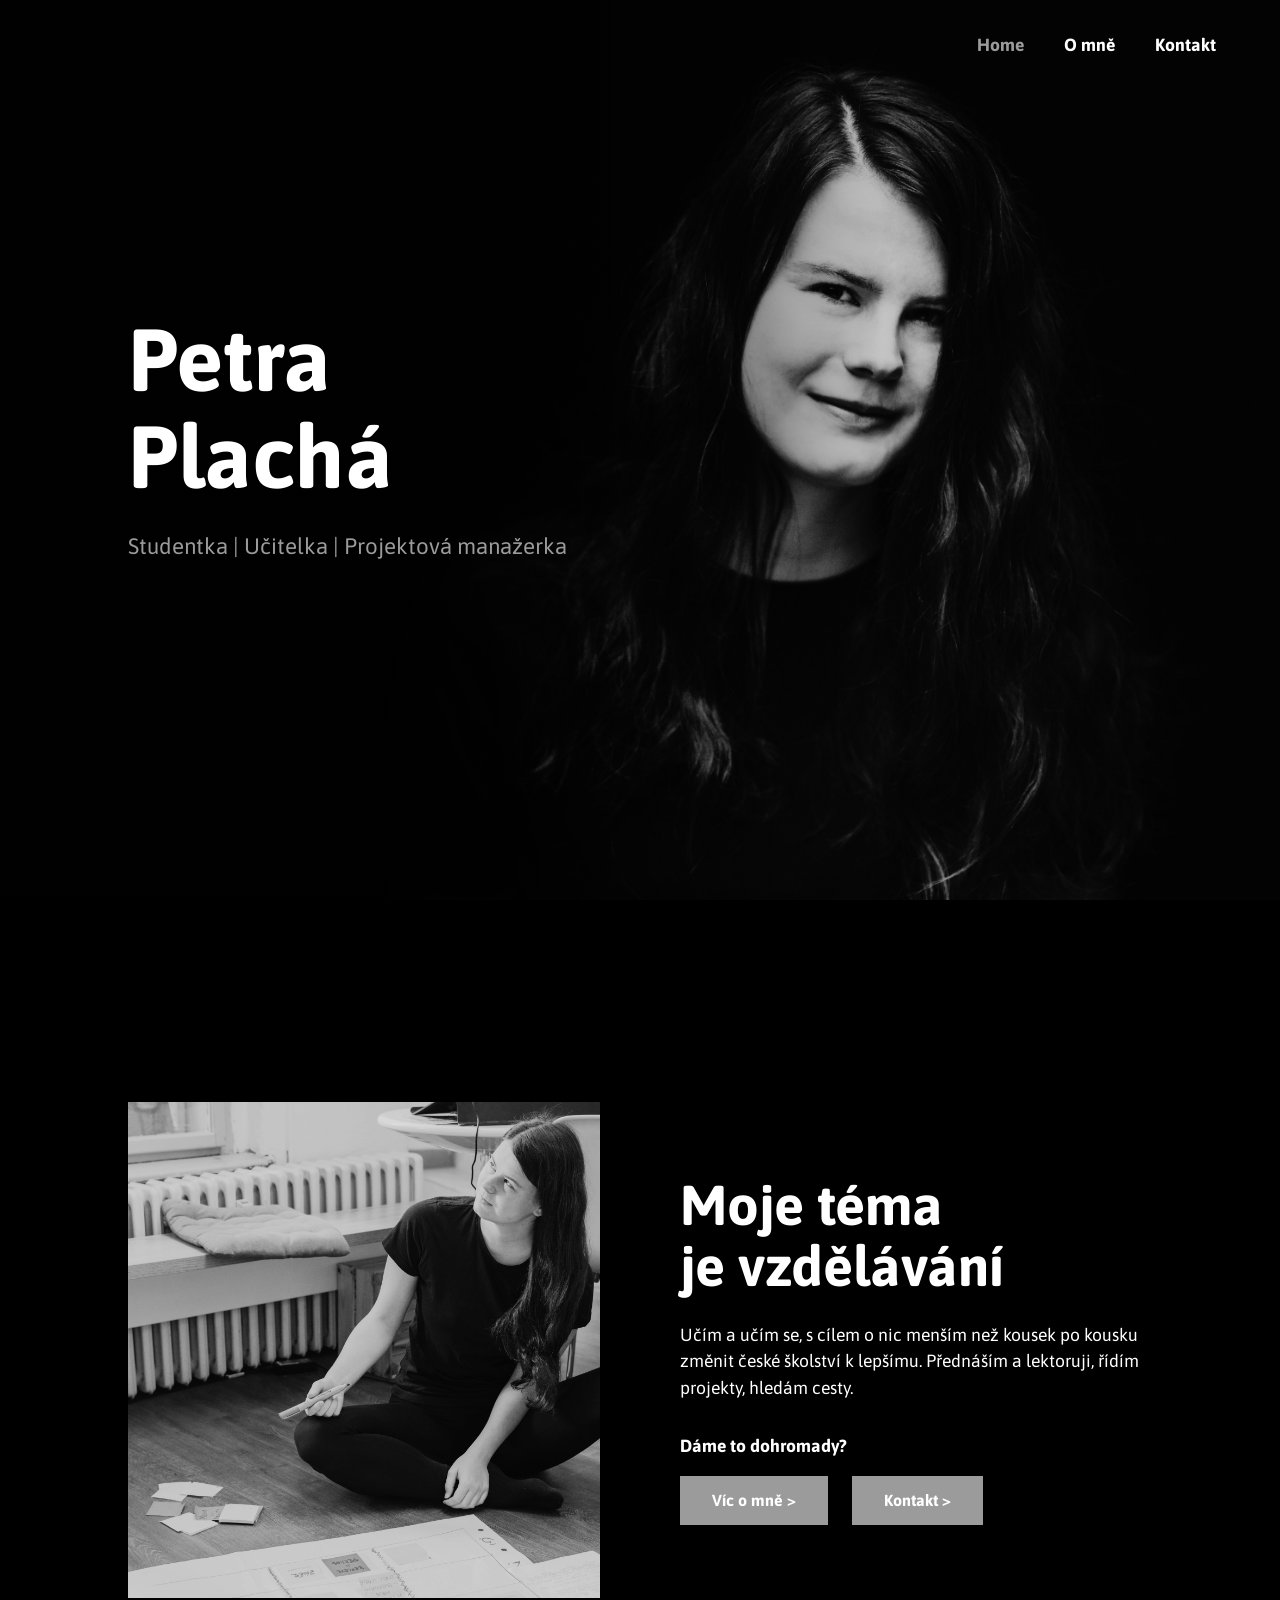
<file: index.html>
<!DOCTYPE html>
<html lang="cs">
<head>
    <meta charset="UTF-8">
    <meta name="viewport" content="width=device-width, initial-scale=1.0">
    <title>Petra Plachá - Home</title>
    <link rel="preconnect" href="https://fonts.googleapis.com">
    <link rel="preconnect" href="https://fonts.gstatic.com" crossorigin>
    <link href="https://fonts.googleapis.com/css2?family=Asap:wght@400;700&display=swap" rel="stylesheet">
    <link rel="stylesheet" href="style.css">
</head>
<body>

    <header>
        <nav>
            <ul>
                <li><a href="index.html" class="active">Home</a></li>
                <li><a href="o-mne.html">O mně</a></li>
                <li><a href="kontakt.html">Kontakt</a></li>
            </ul>
        </nav>
    </header>

    <section class="hero">
        <div class="hero-content">
            <h1>Petra<br>Plachá</h1>
            <p class="subtitle">Studentka | Učitelka | Projektová manažerka</p>
        </div>
    </section>

    <section class="about-preview">
        <div class="about-image">
            <img src="img/home.jpg" alt="Petra Plachá s papíry">
        </div>
        <div class="about-text">
            <h2>Moje téma<br>je vzdělávání</h2>
            <p>Učím a učím se, s cílem o nic menším než kousek po kousku změnit české školství k lepšímu. Přednáším a lektoruji, řídím projekty, hledám cesty.</p>
            
            <p class="cta-text">Dáme to dohromady?</p>
            <div class="buttons">
                <a href="o-mne.html" class="btn">Víc o mně &gt;</a>
                <a href="kontakt.html" class="btn">Kontakt &gt;</a>
            </div>
        </div>
    </section>

</body>
</html>
</file>
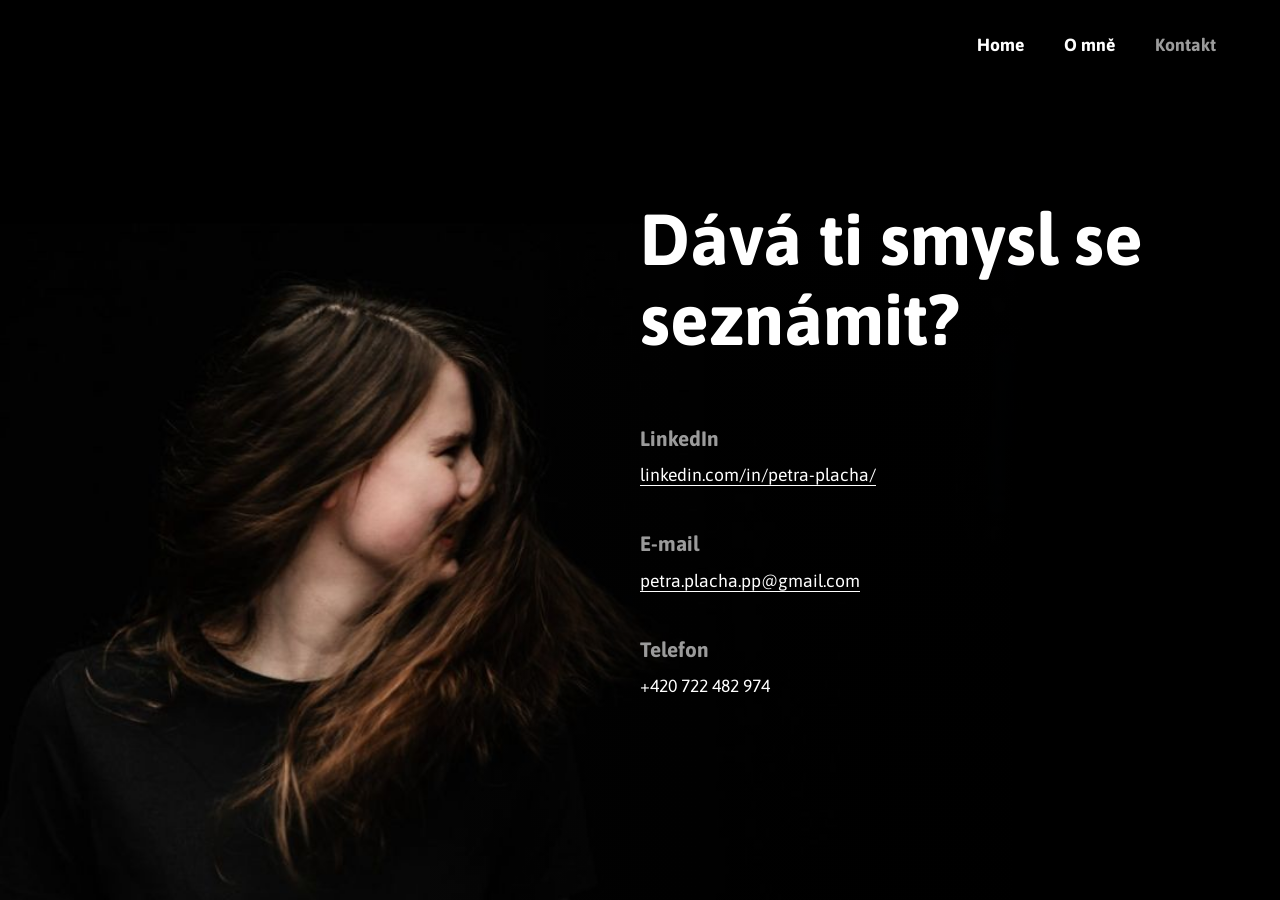
<file: kontakt.html>
<!DOCTYPE html>
<html lang="cs">
<head>
    <meta charset="UTF-8">
    <meta name="viewport" content="width=device-width, initial-scale=1.0">
    <title>Petra Plachá - Kontakt</title>
    <link rel="preconnect" href="https://fonts.googleapis.com">
    <link rel="preconnect" href="https://fonts.gstatic.com" crossorigin>
    <link href="https://fonts.googleapis.com/css2?family=Asap:wght@400;700&display=swap" rel="stylesheet">
    <link rel="stylesheet" href="style.css">
</head>
<body>

    <header>
        <nav>
            <ul>
                <li><a href="index.html">Home</a></li>
                <li><a href="o-mne.html">O mně</a></li>
                <li><a href="kontakt.html" class="active">Kontakt</a></li>
            </ul>
        </nav>
    </header>

    <section class="contact-page-section">
        
        <div class="contact-content">
            <h1 class="contact-heading">Dává ti smysl se seznámit?</h1>
            
            <div class="contact-details">
                <div class="contact-item">
                    <h3>LinkedIn</h3>
                    <a href="https://www.linkedin.com/in/petra-placha/" target="_blank">linkedin.com/in/petra-placha/</a>
                </div>
                
                <div class="contact-item">
                    <h3>E-mail</h3>
                    <a href="mailto:petra.placha.pp@gmail.com">petra.placha.pp@gmail.com</a>
                </div>
                
                <div class="contact-item">
                    <h3>Telefon</h3>
                    <p>+420 722 482 974</p>
                </div>
            </div>
        </div>

    </section>

</body>
</html>
</file>
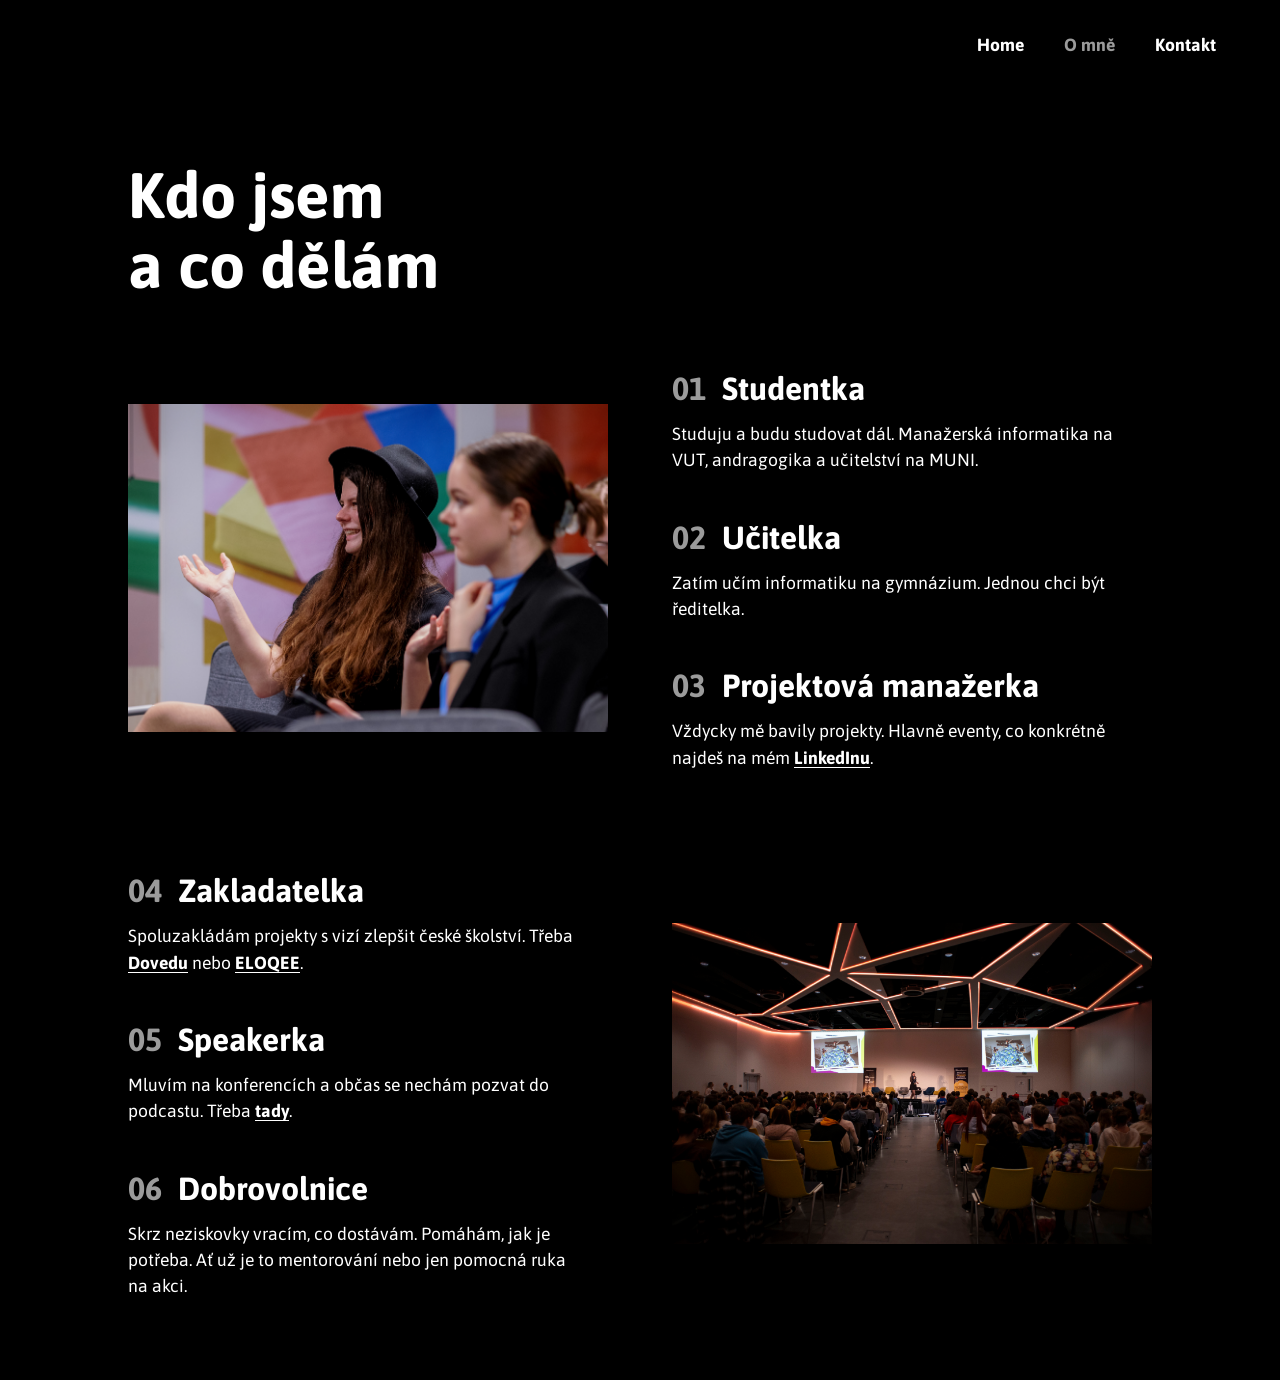
<file: o-mne.html>
<!DOCTYPE html>
<html lang="cs">
<head>
    <meta charset="UTF-8">
    <meta name="viewport" content="width=device-width, initial-scale=1.0">
    <title>Petra Plachá - O mně</title>
    <link rel="preconnect" href="https://fonts.googleapis.com">
    <link rel="preconnect" href="https://fonts.gstatic.com" crossorigin>
    <link href="https://fonts.googleapis.com/css2?family=Asap:wght@400;700&display=swap" rel="stylesheet">
    <link rel="stylesheet" href="style.css">
</head>
<body>

    <header>
        <nav>
            <ul>
                <li><a href="index.html">Home</a></li>
                <li><a href="o-mne.html" class="active">O mně</a></li>
                <li><a href="kontakt.html">Kontakt</a></li>
            </ul>
        </nav>
    </header>

    <section class="about-page-section">
        <div class="about-header">
            <h1>Kdo jsem<br>a co dělám</h1>
        </div>

        <div class="about-grid">
            <div class="about-image-col">
                <img src="img/omne1.jpg" alt="Petra Plachá na pódiu">
            </div>
            <div class="about-text-col">
                <div class="list-item">
                    <h3><span class="num">01</span> Studentka</h3>
                    <p>Studuju a budu studovat dál. Manažerská informatika na VUT, andragogika a učitelství na MUNI.</p>
                </div>
                <div class="list-item">
                    <h3><span class="num">02</span> Učitelka</h3>
                    <p>Zatím učím informatiku na gymnázium. Jednou chci být ředitelka.</p>
                </div>
                <div class="list-item">
                    <h3><span class="num">03</span> Projektová manažerka</h3>
                    <p>Vždycky mě bavily projekty. Hlavně eventy, co konkrétně najdeš na mém <a href="https://www.linkedin.com/in/petra-placha/">LinkedInu</a>.</p>
                </div>
            </div>

            <div class="about-text-col">
                <div class="list-item">
                    <h3><span class="num">04</span> Zakladatelka</h3>
                    <p>Spoluzakládám projekty s vizí zlepšit české školství. Třeba <a href="https://dovedu.org/">Dovedu</a> nebo <a href="https://eloqee.notion.site/eloqee">ELOQEE</a>.</p>
                </div>
                <div class="list-item">
                    <h3><span class="num">05</span> Speakerka</h3>
                    <p>Mluvím na konferencích a občas se nechám pozvat do podcastu. Třeba <a href="https://www.youtube.com/watch?v=Pj2V4Sxz28U">tady</a>.</p>
                </div>
                <div class="list-item">
                    <h3><span class="num">06</span> Dobrovolnice</h3>
                    <p>Skrz neziskovky vracím, co dostávám. Pomáhám, jak je potřeba. Ať už je to mentorování nebo jen pomocná ruka na akci.</p>
                </div>
            </div>
            <div class="about-image-col right-image">
                <img src="img/omne2.jpg" alt="Petra Plachá přednáší">
            </div>
        </div>
    </section>

</body>
</html>
</file>
<file: style.css>
/* --- Základní proměnné a barvy --- */
:root {
    --color-black: #000000;
    --color-white: #ffffff;
    --color-grey: #9b9b9b;
}

/* --- Reset stylů --- */
* {
    margin: 0;
    padding: 0;
    box-sizing: border-box;
}

body {
    font-family: 'Asap', sans-serif;
    background-color: var(--color-black);
    color: var(--color-white);
    line-height: 1.5;
}

/* --- Typografie --- */
h1 {
    font-size: 5.5rem;
    line-height: 1.1;
    font-weight: 700;
    margin-bottom: 1.5rem;
}

h2 {
    font-size: 3.5rem;
    line-height: 1.1;
    font-weight: 700;
    margin-bottom: 1.5rem;
}

.subtitle {
    color: var(--color-grey);
    font-size: 1.4rem;
    font-weight: 400;
}

p {
    font-size: 1.1rem;
    margin-bottom: 1.5rem;
    max-width: 550px;
    color: var(--color-white);
}

/* --- Navigace --- */
header {
    position: absolute;
    top: 0;
    left: 0;
    width: 100%;
    padding: 2rem 4rem;
    z-index: 10;
}

nav ul {
    list-style: none;
    display: flex;
    justify-content: flex-end;
    gap: 2.5rem;
}

nav a {
    color: var(--color-white);
    text-decoration: none;
    font-weight: 700;
    font-size: 1.1rem;
    transition: color 0.3s;
}

nav a:hover, nav a.active {
    color: var(--color-grey);
}

/* --- Hero Sekce --- */
.hero {
    height: 100vh;
    display: flex;
    align-items: center;
    padding: 0 10%;
    /* Fotka na pozadí je umístěna vpravo. Gradient zajišťuje ztmavení pro lepší čitelnost textu nalevo, pokud by fotka zasahovala až k textu. */
    background: linear-gradient(to right, rgba(0,0,0,0.9) 30%, rgba(0,0,0,0) 70%), url('img/hero.jpg');
    background-size: cover;
    background-position: center right;
    background-repeat: no-repeat;
}

.hero-content {
    max-width: 50%;
}

/* --- Sekce O mně (Moje téma) --- */
.about-preview {
    display: flex;
    align-items: center;
    justify-content: center;
    gap: 5rem;
    padding: 8rem 10%;
    min-height: 100vh;
}

.about-image {
    flex: 1;
    display: flex;
    justify-content: flex-end;
}

.about-image img {
    max-width: 100%;
    width: 500px;
    height: auto;
    object-fit: cover;
}

.about-text {
    flex: 1;
}

.cta-text {
    margin-top: 2rem;
    margin-bottom: 1rem;
    font-weight: 700;
}

/* --- Tlačítka --- */
.buttons {
    display: flex;
    gap: 1.5rem;
}

.btn {
    display: inline-block;
    background-color: var(--color-grey);
    color: var(--color-white);
    padding: 0.8rem 2rem;
    text-decoration: none;
    font-weight: 700;
    font-size: 1rem;
    border: none;
    cursor: pointer;
    transition: background-color 0.3s;
}

.btn:hover {
    background-color: #7a7a7a;
}

/* --- Responzivita (Mobilní zařízení) --- */
@media (max-width: 992px) {
    h1 { font-size: 4rem; }
    h2 { font-size: 2.5rem; }
    
    .about-preview {
        flex-direction: column;
        padding: 5rem 5%;
        gap: 3rem;
    }
    
    .about-image {
        justify-content: center;
    }
    
    .hero {
        background: linear-gradient(to right, rgba(0,0,0,0.8), rgba(0,0,0,0.6)), url('img/hero.jpg');
        background-size: cover;
        background-position: center right;
    }
    
    .hero-content {
        max-width: 100%;
    }
}

/* --- Stránka O mně --- */
.about-page-section {
    padding: 10rem 10% 5rem; /* Větší horní padding kvůli navigaci */
    min-height: 100vh;
}

.about-header h1 {
    font-size: 4rem;
    margin-bottom: 4rem;
}

.about-grid {
    display: grid;
    grid-template-columns: 1fr 1fr; /* Dva stejné sloupce */
    gap: 4rem;
    align-items: center;
    row-gap: 6rem; /* Větší mezera mezi řádky */
}

.about-image-col img {
    width: 100%;
    height: auto;
    object-fit: cover;
    display: block;
}

.about-text-col {
    display: flex;
    flex-direction: column;
    gap: 2.5rem;
}

/* Stylování jednotlivých bodů */
.list-item h3 {
    font-size: 2rem;
    font-weight: 700;
    margin-bottom: 0.5rem;
    display: flex;
    align-items: baseline;
    gap: 1rem;
}

.list-item .num {
    color: var(--color-grey);
}

.list-item p {
    font-size: 1.1rem;
    max-width: 450px;
    margin-bottom: 0;
}

/* Odkazy v textu */
.list-item a {
    color: var(--color-white);
    font-weight: 700;
    text-decoration: underline;
    text-underline-offset: 3px;
}

.list-item a:hover {
    color: var(--color-grey);
}

/* --- Responzivita pro stránku O mně --- */
@media (max-width: 992px) {
    .about-header h1 {
        font-size: 3rem;
        margin-bottom: 2rem;
    }

    .about-grid {
        grid-template-columns: 1fr; /* Na mobilu pod sebou */
        gap: 3rem;
    }

    /* Aby na mobilu byla vždycky nejdřív fotka a pak text (volitelné) */
    .right-image {
        grid-row: 3; 
    }
}

/* --- Stránka Kontakt (Full-bleed pozadí) --- */
.contact-page-section {
    height: 100vh;
    display: flex;
    align-items: center;
    justify-content: flex-end; /* Posune text doprava, aby fotka vlevo vynikla */
    padding: 0 10%;
    
    /* Obrázek na pozadí s plynulým přechodem do černé na pravé straně pro čitelnost */
    background: linear-gradient(to right, rgba(0,0,0,0) 30%, rgba(0,0,0,0.8) 70%, rgba(0,0,0,1) 100%), url('img/contact.jpg');
    background-size: cover;
    background-position: center left; /* Soustředí se na levou část s obličejem */
    background-repeat: no-repeat;
}

.contact-content {
    max-width: 50%; /* Text zabere jen pravou polovinu obrazovky */
    display: flex;
    flex-direction: column;
    gap: 3rem;
}

.contact-heading {
    font-size: 4.5rem;
    line-height: 1.1;
    margin-bottom: 1rem;
}

.contact-details {
    display: flex;
    flex-direction: column;
    gap: 2.5rem;
}

.contact-item h3 {
    color: var(--color-grey);
    font-size: 1.3rem;
    font-weight: 700;
    margin-bottom: 0.5rem;
}

.contact-item p,
.contact-item a {
    color: var(--color-white);
    font-size: 1.1rem;
    text-decoration: none;
    margin: 0;
}

.contact-item a {
    text-decoration: underline;
    text-underline-offset: 4px;
    transition: color 0.3s ease;
}

.contact-item a:hover {
    color: var(--color-grey);
}

/* --- Responzivita pro stránku Kontakt --- */
@media (max-width: 992px) {
    .contact-page-section {
        justify-content: flex-start; /* Na mobilu vrátíme text vlevo */
        align-items: flex-end; /* Text posuneme spíše dolů */
        padding-bottom: 5rem;
        
        /* Změna gradientu pro mobily - ztmavení odspodu nahoru */
        background: linear-gradient(to bottom, rgba(0,0,0,0) 20%, rgba(0,0,0,0.8) 60%, rgba(0,0,0,1) 100%), url('img/contact.jpg');
        background-size: cover;
        background-position: center top;
    }

    .contact-content {
        max-width: 100%;
        gap: 2rem;
    }

    .contact-heading {
        font-size: 3rem;
    }
}
</file>
